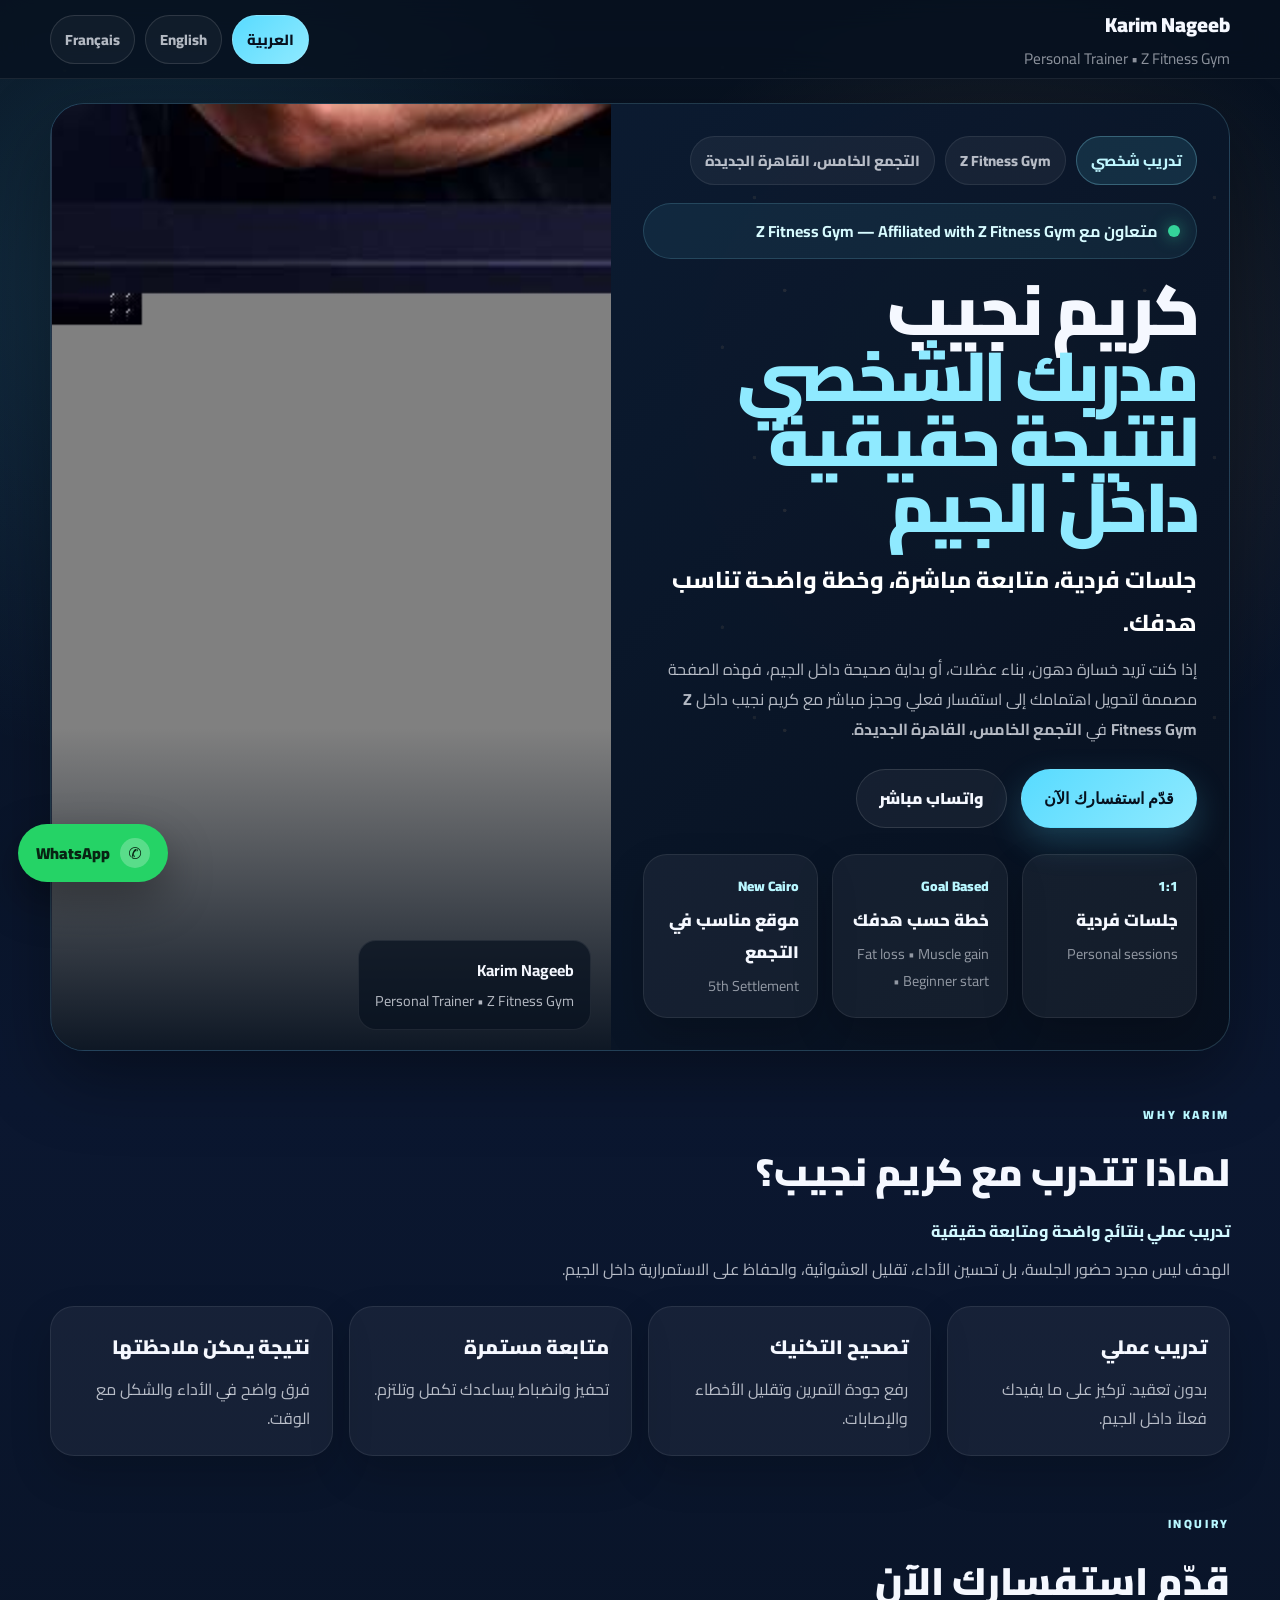
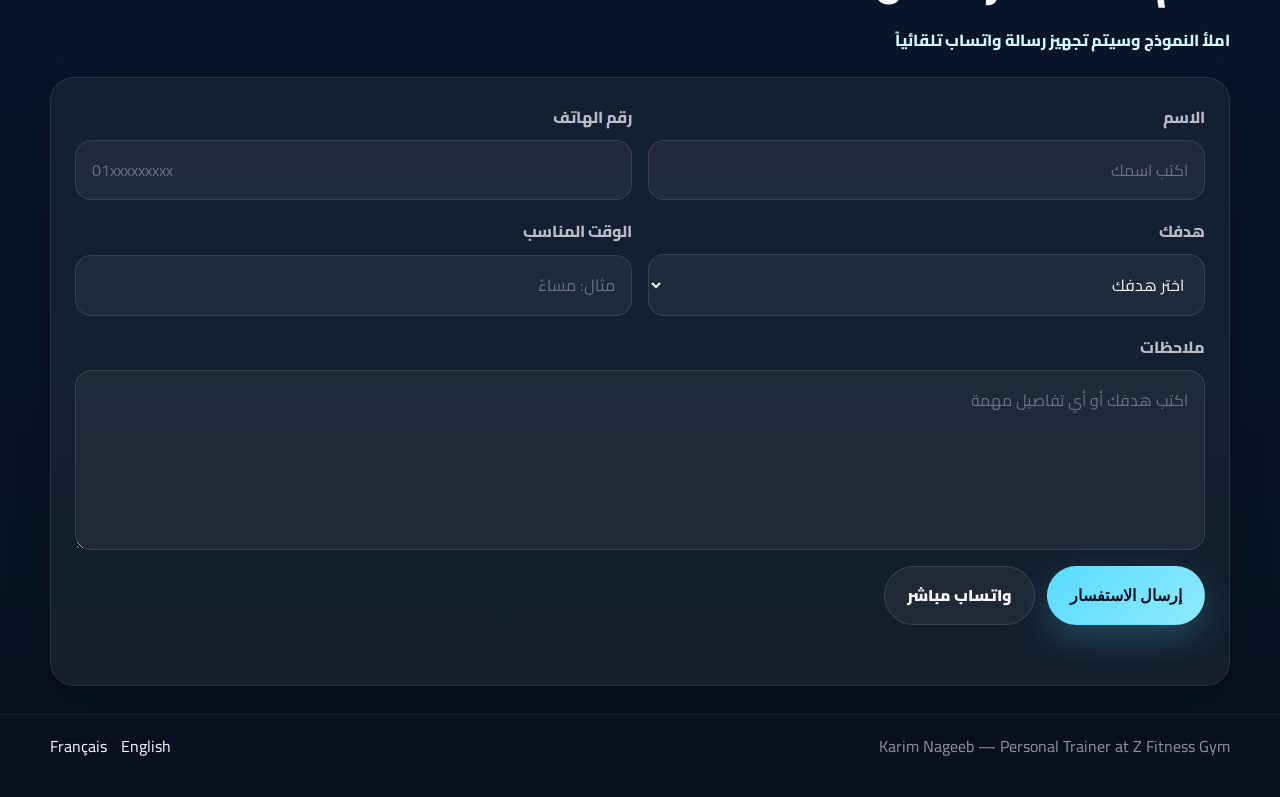
<file: index.html>
<!DOCTYPE html>
<html lang="ar" dir="rtl">
<head>
  <meta charset="UTF-8" />
  <meta name="viewport" content="width=device-width, initial-scale=1.0" />
  <title>كريم نجيب | مدرب شخصي في Z Fitness New Cairo</title>
  <meta name="description" content="صفحة هبوط عربية كاملة لكريم نجيب، مدرب شخصي متعاون مع Z Fitness Gym في التجمع الخامس، القاهرة الجديدة." />
  <meta property="og:image" content="karim-actual-480.jpg" />
  <link rel="preconnect" href="https://fonts.googleapis.com" />
  <link rel="preconnect" href="https://fonts.gstatic.com" crossorigin />
  <link href="https://fonts.googleapis.com/css2?family=Cairo:wght@400;600;700;800;900&family=Inter:wght@400;500;600;700;800;900&display=swap" rel="stylesheet" />
  <link rel="stylesheet" href="style.css" />
  <link rel="stylesheet" href="hero-fix.css" />
</head>
<body class="rtl-page">
  <a class="floating-whatsapp" href="https://wa.me/201005252119" target="_blank" rel="noreferrer" aria-label="WhatsApp"><span class="whatsapp-icon">✆</span><span>WhatsApp</span></a>
  <header class="site-header">
    <div class="container nav">
      <div><div class="brand-title">Karim Nageeb</div><div class="brand-subtitle">Personal Trainer • Z Fitness Gym</div></div>
      <div class="lang-switch"><a href="index.html" class="active">العربية</a><a href="en.html">English</a><a href="fr.html">Français</a></div>
    </div>
  </header>
  <main>
    <section class="hero"><div class="container"><div class="hero-shell"><div class="hero-grid rtl"><div class="hero-copy"><div class="badge-row"><span class="badge">تدريب شخصي</span><span class="badge badge-dark">Z Fitness Gym</span><span class="badge badge-dark">التجمع الخامس، القاهرة الجديدة</span></div><div class="affiliation"><span class="affiliation-dot"></span><span>متعاون مع Z Fitness Gym — Affiliated with Z Fitness Gym</span></div><h1>كريم نجيب<br><span>مدربك الشخصي لنتيجة حقيقية داخل الجيم</span></h1><p class="hero-lead">جلسات فردية، متابعة مباشرة، وخطة واضحة تناسب هدفك.</p><p class="hero-text">إذا كنت تريد خسارة دهون، بناء عضلات، أو بداية صحيحة داخل الجيم، فهذه الصفحة مصممة لتحويل اهتمامك إلى استفسار فعلي وحجز مباشر مع كريم نجيب داخل <strong>Z Fitness Gym</strong> في <strong>التجمع الخامس، القاهرة الجديدة</strong>.</p><div class="cta-row"><button class="btn btn-primary" data-scroll="#inquiry">قدّم استفسارك الآن</button><a class="btn btn-secondary" href="https://wa.me/201005252119" target="_blank" rel="noreferrer">واتساب مباشر</a></div><div class="stats"><article class="stat-card"><div class="stat-top">1:1</div><div class="stat-main">جلسات فردية</div><div class="stat-sub">Personal sessions</div></article><article class="stat-card"><div class="stat-top">Goal Based</div><div class="stat-main">خطة حسب هدفك</div><div class="stat-sub">Fat loss • Muscle gain • Beginner start</div></article><article class="stat-card"><div class="stat-top">New Cairo</div><div class="stat-main">موقع مناسب في التجمع</div><div class="stat-sub">5th Settlement</div></article></div></div><div class="hero-image-card"><img src="karim-actual-480.jpg" alt="Karim Nageeb" class="hero-image" /><div class="hero-photo-badge"><strong>Karim Nageeb</strong><span>Personal Trainer • Z Fitness Gym</span></div></div></div></div></div></section>
    <section class="section"><div class="container"><div class="section-heading"><div class="eyebrow">Why Karim</div><h2>لماذا تتدرب مع كريم نجيب؟</h2><p class="section-subtitle">تدريب عملي بنتائج واضحة ومتابعة حقيقية</p><p class="section-copy">الهدف ليس مجرد حضور الجلسة، بل تحسين الأداء، تقليل العشوائية، والحفاظ على الاستمرارية داخل الجيم.</p></div><div class="cards four"><article class="info-card"><h3>تدريب عملي</h3><p>بدون تعقيد. تركيز على ما يفيدك فعلاً داخل الجيم.</p></article><article class="info-card"><h3>تصحيح التكنيك</h3><p>رفع جودة التمرين وتقليل الأخطاء والإصابات.</p></article><article class="info-card"><h3>متابعة مستمرة</h3><p>تحفيز وانضباط يساعدك تكمل وتلتزم.</p></article><article class="info-card"><h3>نتيجة يمكن ملاحظتها</h3><p>فرق واضح في الأداء والشكل مع الوقت.</p></article></div></div></section>
    <section class="section" id="inquiry"><div class="container"><div class="section-heading"><div class="eyebrow">Inquiry</div><h2>قدّم استفسارك الآن</h2><p class="section-subtitle">املأ النموذج وسيتم تجهيز رسالة واتساب تلقائياً</p></div><div class="form-card"><form id="inquiryForm" class="inquiry-form" data-intro="استفسار تدريب جديد" data-label-name="الاسم" data-label-phone="الهاتف" data-label-goal="الهدف" data-label-time="الوقت المناسب" data-label-notes="الملاحظات" data-error="من فضلك أكمل البيانات الأساسية." data-success="جاري فتح واتساب برسالتك الجاهزة..." data-na="غير محدد" data-none="لا يوجد"><div class="field"><label for="name">الاسم</label><input id="name" name="name" type="text" placeholder="اكتب اسمك" required /></div><div class="field"><label for="phone">رقم الهاتف</label><input id="phone" name="phone" type="tel" placeholder="01xxxxxxxxx" required /></div><div class="field"><label for="goal">هدفك</label><select id="goal" name="goal" required><option value="" disabled selected>اختر هدفك</option><option value="خسارة دهون">خسارة دهون</option><option value="بناء عضلات">بناء عضلات</option><option value="بداية للمبتدئين">بداية للمبتدئين</option><option value="تحسين الأداء">تحسين الأداء</option></select></div><div class="field"><label for="time">الوقت المناسب</label><input id="time" name="time" type="text" placeholder="مثال: مساءً" /></div><div class="field field-wide"><label for="notes">ملاحظات</label><textarea id="notes" name="notes" rows="5" placeholder="اكتب هدفك أو أي تفاصيل مهمة"></textarea></div><div class="form-actions"><button class="btn btn-primary" type="submit">إرسال الاستفسار</button><a class="btn btn-secondary" href="https://wa.me/201005252119" target="_blank" rel="noreferrer">واتساب مباشر</a></div><div id="formMessage" class="form-message" aria-live="polite"></div></form></div></div></section>
  </main>
  <footer class="site-footer"><div class="container footer-wrap"><div>Karim Nageeb — Personal Trainer at Z Fitness Gym</div><div class="footer-links"><a href="en.html">English</a><a href="fr.html">Français</a></div></div></footer>
  <script src="script.js"></script>
</body>
</html>
</file>
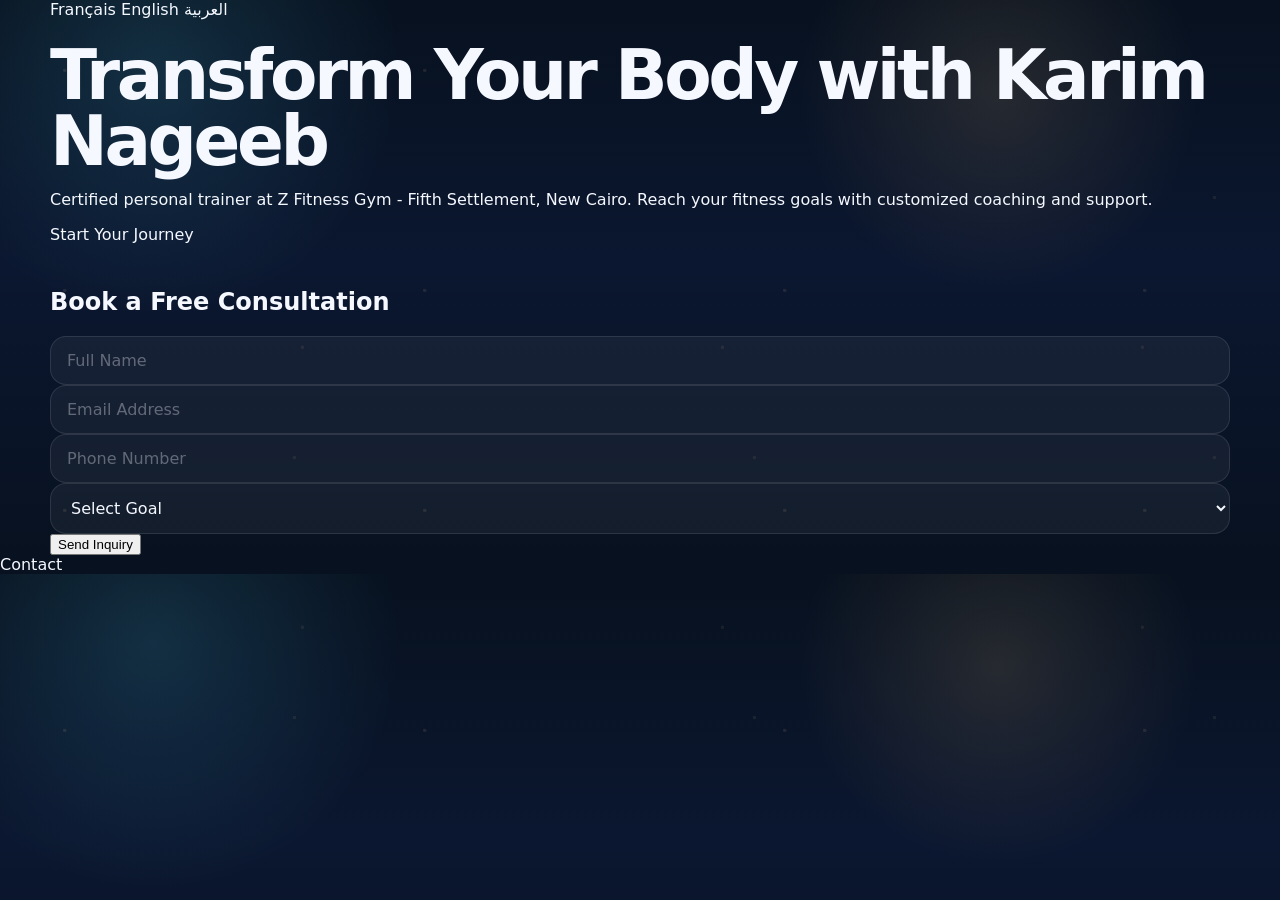
<file: en.html>
<!DOCTYPE html>
<html lang="en">
<head>
  <meta charset="UTF-8" />
  <meta name="viewport" content="width=device-width, initial-scale=1.0" />
  <title>Karim Nageeb - Personal Training</title>
  <link rel="stylesheet" href="style.css" />
  <script defer src="script.js"></script>
</head>
<body>
  <div class="container">
    <div class="navbar">
      <a href="fr.html">Français</a>
      <a href="en.html">English</a>
      <a href="ar.html">العربية</a>
    </div>
    <div class="hero">
      <h1>Transform Your Body with Karim Nageeb</h1>
      <p>Certified personal trainer at Z Fitness Gym - Fifth Settlement, New Cairo. Reach your fitness goals with customized coaching and support.</p>
      <a class="cta-button" href="#form-section">Start Your Journey</a>
    </div>
    <div id="form-section" class="form-section">
      <h2>Book a Free Consultation</h2>
      <form data-whatsapp="201005252119">
        <input type="text" name="name" placeholder="Full Name" required />
        <input type="email" name="email" placeholder="Email Address" required />
        <input type="tel" name="phone" placeholder="Phone Number" required />
        <select name="goal" required>
          <option value="" disabled selected>Select Goal</option>
          <option value="Weight Loss">Weight Loss</option>
          <option value="Muscle Building">Muscle Building</option>
          <option value="General Fitness">General Fitness</option>
          <option value="Lifestyle Coaching">Lifestyle Coaching</option>
        </select>
        <button type="submit">Send Inquiry</button>
      </form>
    </div>
  </div>
  <a class="whatsapp-float" href="https://wa.me/201005252119" target="_blank" title="Chat on WhatsApp">Contact</a>
</body>
</html>
</file>
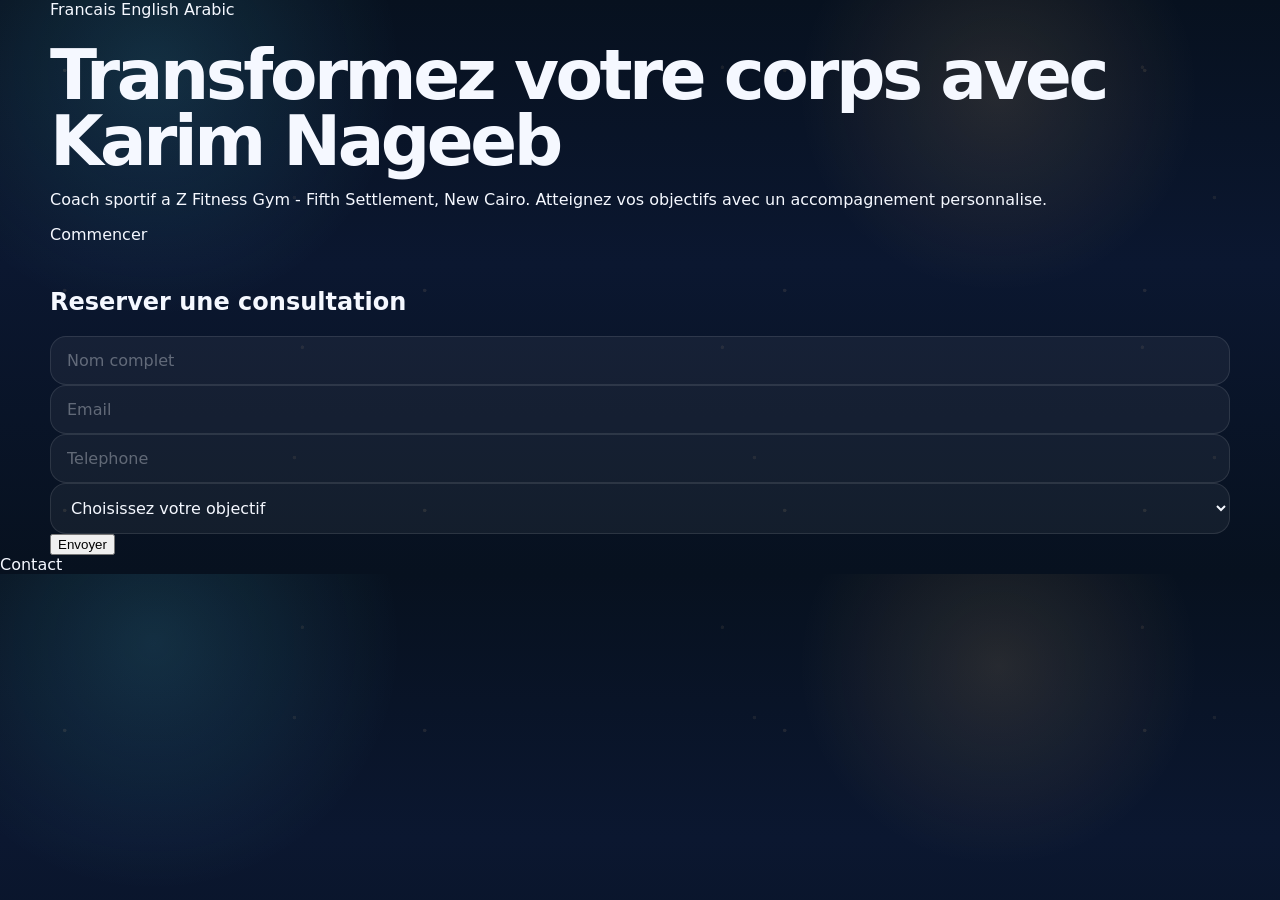
<file: fr.html>
<!DOCTYPE html>
<html lang="fr">
<head>
  <meta charset="UTF-8" />
  <meta name="viewport" content="width=device-width, initial-scale=1.0" />
  <title>Karim Nageeb - Coaching Sportif</title>
  <link rel="stylesheet" href="style.css" />
  <script defer src="script.js"></script>
</head>
<body>
  <div class="container">
    <div class="navbar">
      <a href="fr.html">Francais</a>
      <a href="en.html">English</a>
      <a href="ar.html">Arabic</a>
    </div>
    <div class="hero">
      <h1>Transformez votre corps avec Karim Nageeb</h1>
      <p>Coach sportif a Z Fitness Gym - Fifth Settlement, New Cairo. Atteignez vos objectifs avec un accompagnement personnalise.</p>
      <a class="cta-button" href="#form-section">Commencer</a>
    </div>
    <div id="form-section" class="form-section">
      <h2>Reserver une consultation</h2>
      <form data-whatsapp="201005252119">
        <input type="text" name="name" placeholder="Nom complet" required />
        <input type="email" name="email" placeholder="Email" required />
        <input type="tel" name="phone" placeholder="Telephone" required />
        <select name="goal" required>
          <option value="" disabled selected>Choisissez votre objectif</option>
          <option value="Perte de poids">Perte de poids</option>
          <option value="Musculation">Musculation</option>
          <option value="Forme generale">Forme generale</option>
          <option value="Coaching de vie">Coaching de vie</option>
        </select>
        <button type="submit">Envoyer</button>
      </form>
    </div>
  </div>
  <a class="whatsapp-float" href="https://wa.me/201005252119" target="_blank" title="WhatsApp">Contact</a>
</body>
</html>
</file>
<file: style.css>
:root{--bg:#07111f;--bg-soft:#0d1f38;--panel:rgba(255,255,255,.05);--border:rgba(143,234,255,.18);--text:#f5f8ff;--muted:rgba(245,248,255,.72);--soft:rgba(245,248,255,.56);--cyan:#8feaff;--cyan-strong:#58dbff;--shadow:0 28px 70px rgba(0,0,0,.35);--wa:#25d366;--container:1180px}*{box-sizing:border-box}html{scroll-behavior:smooth}body{margin:0;overflow-x:hidden;font-family:"Cairo","Inter",system-ui,sans-serif;color:var(--text);background:radial-gradient(circle at 12% 12%,rgba(88,219,255,.14),transparent 20%),radial-gradient(circle at 78% 16%,rgba(255,201,125,.12),transparent 18%),linear-gradient(180deg,#07111f 0%,#0b1730 46%,#07111f 100%)}body::before{content:"";position:fixed;inset:0;pointer-events:none;background-image:radial-gradient(circle at 18% 32%,rgba(255,201,125,.16) 0 1.5px,transparent 2px),radial-gradient(circle at 72% 24%,rgba(255,201,125,.12) 0 1.5px,transparent 2px),radial-gradient(circle at 64% 76%,rgba(255,201,125,.12) 0 1.5px,transparent 2px);background-size:360px 220px,420px 280px,460px 260px;opacity:.6;mix-blend-mode:screen}img{max-width:100%;display:block}a{color:inherit;text-decoration:none}.container{width:min(calc(100% - 24px),var(--container));margin:0 auto}.site-header{position:sticky;top:0;z-index:40;backdrop-filter:blur(14px);background:rgba(7,17,31,.78);border-bottom:1px solid rgba(255,255,255,.08)}.nav{min-height:78px;display:flex;align-items:center;justify-content:space-between;gap:18px}.brand-title{font-size:1.28rem;font-weight:900}.brand-subtitle{color:var(--soft);font-size:.96rem}.lang-switch{display:flex;gap:10px;flex-wrap:wrap}.lang-switch a{padding:10px 14px;border-radius:999px;border:1px solid rgba(255,255,255,.12);background:rgba(255,255,255,.04);color:var(--muted);font-size:.92rem;font-weight:800}.lang-switch a.active{background:linear-gradient(135deg,var(--cyan-strong),var(--cyan));color:#07111f}.hero{padding:24px 0}.hero-shell{border-radius:34px;overflow:hidden;border:1px solid var(--border);box-shadow:var(--shadow);background:linear-gradient(135deg,rgba(13,31,56,.94),rgba(8,16,30,.94))}.hero-grid{display:grid;grid-template-columns:1.05fr .95fr;align-items:stretch}.hero-grid.rtl{direction:rtl}.hero-copy{padding:32px;display:flex;flex-direction:column;justify-content:center}.hero-image-card{position:relative;min-height:520px;background:url('karim-hero.svg') center top/cover no-repeat,linear-gradient(180deg,rgba(255,255,255,.04),rgba(7,17,31,.4));border-right:1px solid rgba(255,255,255,.08);display:flex;align-items:flex-end;justify-content:center;overflow:hidden}.hero-grid.rtl .hero-image-card{border-right:0;border-left:1px solid rgba(255,255,255,.08)}.hero-image-card::after{content:"";position:absolute;inset:auto 0 0;height:34%;background:linear-gradient(180deg,transparent,rgba(7,17,31,.94))}.hero-image{display:none}.hero-photo-badge{position:absolute;right:20px;bottom:20px;z-index:1;text-align:right;background:rgba(7,17,31,.72);border:1px solid rgba(255,255,255,.08);border-radius:18px;padding:14px 16px}.hero-photo-badge strong{display:block;font-size:1rem}.hero-photo-badge span{color:var(--muted);font-size:.9rem}.badge-row{display:flex;gap:10px;flex-wrap:wrap;margin-bottom:18px}.badge{padding:10px 14px;border-radius:999px;border:1px solid rgba(143,234,255,.28);background:rgba(88,219,255,.12);color:#bff7ff;font-size:.92rem;font-weight:800}.badge-dark{background:rgba(255,255,255,.05);border-color:rgba(255,255,255,.08);color:var(--muted)}.affiliation{display:inline-flex;align-items:center;gap:10px;padding:12px 16px;border-radius:999px;border:1px solid rgba(143,234,255,.16);background:rgba(88,219,255,.08);color:#d7fbff;margin-bottom:18px;font-weight:700;max-width:100%}.affiliation-dot{width:12px;height:12px;border-radius:50%;background:#34d399;box-shadow:0 0 16px rgba(52,211,153,.65)}.hero h1{margin:0;font-size:clamp(2.7rem,5.4vw,5rem);line-height:.95;letter-spacing:-.05em;font-weight:900}.hero h1 span{display:block;color:var(--cyan)}.hero-lead{margin:18px 0 10px;color:#fff;font-size:clamp(1.05rem,1.8vw,1.45rem);font-weight:800}.hero-text{margin:0;color:var(--muted);line-height:1.9;font-size:1rem}.cta-row{display:flex;gap:14px;flex-wrap:wrap;margin-top:24px}.btn{display:inline-flex;align-items:center;justify-content:center;padding:14px 22px;border-radius:999px;border:1px solid transparent;font-weight:900;cursor:pointer;transition:.18s ease;font-size:.98rem}.btn:hover{transform:translateY(-2px)}.btn-primary{background:linear-gradient(135deg,var(--cyan-strong),var(--cyan));color:#06111f;box-shadow:0 14px 34px rgba(88,219,255,.22)}.btn-secondary{background:rgba(255,255,255,.05);border-color:rgba(255,255,255,.12);color:var(--text)}.stats{display:grid;grid-template-columns:repeat(3,minmax(0,1fr));gap:14px;margin-top:26px}.stat-card,.info-card,.panel,.plan-card,.step-card,.testimonial-card,.form-card{background:var(--panel);border:1px solid rgba(255,255,255,.08);border-radius:24px;box-shadow:0 18px 40px rgba(0,0,0,.18)}.stat-card{padding:18px;text-align:right}.stat-top{color:#b8f7ff;font-size:.86rem;font-weight:900}.stat-main{font-size:1.05rem;font-weight:900;margin-top:5px}.stat-sub{color:var(--soft);font-size:.9rem;margin-top:4px}.section{padding:28px 0}.section-heading{max-width:820px;margin-bottom:22px}.eyebrow{color:#b8f7ff;text-transform:uppercase;letter-spacing:.22em;font-size:.75rem;font-weight:900}.section-heading h2{margin:10px 0 8px;font-size:clamp(1.9rem,3vw,3rem);font-weight:900}.section-subtitle{margin:0;color:#d1f8ff;font-weight:800}.section-copy{margin-top:8px;color:var(--muted);line-height:1.9}.cards{display:grid;gap:16px}.cards.four{grid-template-columns:repeat(4,minmax(0,1fr))}.cards.three{grid-template-columns:repeat(3,minmax(0,1fr))}.info-card,.plan-card,.step-card,.testimonial-card{padding:22px;text-align:right}.info-card h3,.plan-card h3,.step-card h3{margin:0 0 10px;font-size:1.22rem;font-weight:900}.info-card p,.testimonial-card .author,.step-card p{color:var(--muted);line-height:1.8;margin:0}.split-grid{display:grid;grid-template-columns:repeat(2,minmax(0,1fr));gap:16px}.panel{padding:24px;text-align:right}.check-list{list-style:none;padding:0;margin:20px 0 0;display:grid;gap:12px}.check-list li{position:relative;padding:14px 14px 14px 50px;border-radius:18px;background:rgba(255,255,255,.04);border:1px solid rgba(255,255,255,.06)}.rtl-page .check-list li{padding:14px 50px 14px 14px}.check-list li::before{content:"✓";position:absolute;left:14px;top:14px;width:24px;height:24px;border-radius:50%;display:grid;place-items:center;background:rgba(88,219,255,.16);color:#aef8ff;font-weight:900}.rtl-page .check-list li::before{left:auto;right:14px}.check-list span{display:block;font-weight:900}.check-list small{display:block;color:var(--soft);margin-top:4px}.plan-subtitle{margin:0 0 14px;color:#d3f8ff;font-weight:800}.plan-card ul{margin:0;padding-right:18px;color:var(--muted);line-height:1.9}.plan-featured{border-color:rgba(143,234,255,.38);background:linear-gradient(180deg,rgba(88,219,255,.10),rgba(255,255,255,.05))}.recommended{display:inline-block;padding:8px 12px;border-radius:999px;background:linear-gradient(135deg,var(--cyan-strong),var(--cyan));color:#07111f;font-size:.82rem;font-weight:900;margin-bottom:14px}.plan-btn{margin-top:18px;width:100%}.steps-grid,.testimonials{display:grid;grid-template-columns:repeat(3,minmax(0,1fr));gap:16px}.step-number{width:42px;height:42px;border-radius:50%;display:grid;place-items:center;background:linear-gradient(135deg,var(--cyan-strong),var(--cyan));color:#07111f;font-weight:900;margin-bottom:14px}.quote{color:#c9f8ff;font-size:1.15rem;font-weight:900;margin-bottom:10px}.form-card{padding:24px}.inquiry-form{display:grid;grid-template-columns:repeat(2,minmax(0,1fr));gap:16px}.field{display:grid;gap:8px;text-align:right}.field label{color:var(--muted);font-weight:800}.field-wide{grid-column:1/-1}input,select,textarea{width:100%;padding:14px 16px;border-radius:16px;border:1px solid rgba(255,255,255,.10);background:rgba(255,255,255,.05);color:var(--text);font:inherit;outline:none}input::placeholder,textarea::placeholder{color:rgba(245,248,255,.34)}input:focus,select:focus,textarea:focus{border-color:rgba(143,234,255,.34);box-shadow:0 0 0 4px rgba(88,219,255,.12)}.form-actions{grid-column:1/-1;display:flex;gap:12px;flex-wrap:wrap}.form-message{grid-column:1/-1;min-height:20px;color:#b9ffe1;font-weight:800}.site-footer{padding:16px 0 36px;border-top:1px solid rgba(255,255,255,.08)}.footer-wrap{display:flex;justify-content:space-between;align-items:center;gap:14px;color:var(--soft)}.footer-links{display:flex;gap:14px}.footer-links a{color:var(--text)}.floating-whatsapp{position:fixed;left:18px;bottom:18px;z-index:80;display:inline-flex;align-items:center;gap:10px;padding:14px 18px;border-radius:999px;background:var(--wa);color:#082313;font-weight:900;box-shadow:0 18px 45px rgba(0,0,0,.35)}.whatsapp-icon{width:30px;height:30px;border-radius:50%;background:rgba(255,255,255,.24);display:grid;place-items:center}@media (max-width:980px){.hero-grid,.cards.four,.cards.three,.split-grid,.steps-grid,.testimonials,.inquiry-form{grid-template-columns:1fr}.hero-image-card{order:-1;min-height:320px;max-height:420px;border-left:0!important;border-right:0!important;border-bottom:1px solid rgba(255,255,255,.08)}.stats{grid-template-columns:1fr}}@media (max-width:720px){.container{width:min(calc(100% - 16px),var(--container))}.nav,.footer-wrap{flex-direction:column;align-items:stretch}.lang-switch,.form-actions,.cta-row,.footer-links,.badge-row{justify-content:center}.lang-switch a,.btn{width:100%}.hero-copy{padding:18px}.hero h1{font-size:clamp(2.1rem,11vw,3.2rem);line-height:.98}.hero-lead,.hero-text,.section-copy,.info-card p,.step-card p,.testimonial-card .author{font-size:.96rem}.affiliation{border-radius:22px;line-height:1.7}.hero-photo-badge{left:12px;right:12px;bottom:12px;text-align:center}.floating-whatsapp{left:12px;right:12px;bottom:12px;justify-content:center}}
</file>
<file: hero-fix.css>
.hero-image-card{background:linear-gradient(180deg,rgba(255,255,255,.04),rgba(7,17,31,.4));position:relative;overflow:hidden}.hero-image{display:block!important;width:100%;height:100%;object-fit:cover;object-position:center top;position:absolute;inset:0;z-index:0}.hero-image-card::after{z-index:1}.hero-photo-badge{z-index:2}@media (max-width:980px){.hero-image-card{min-height:320px;max-height:420px;border-left:0!important;border-right:0!important;border-bottom:1px solid rgba(255,255,255,.08)}}@media (max-width:720px){.hero-image-card{min-height:300px;max-height:360px}}
</file>
